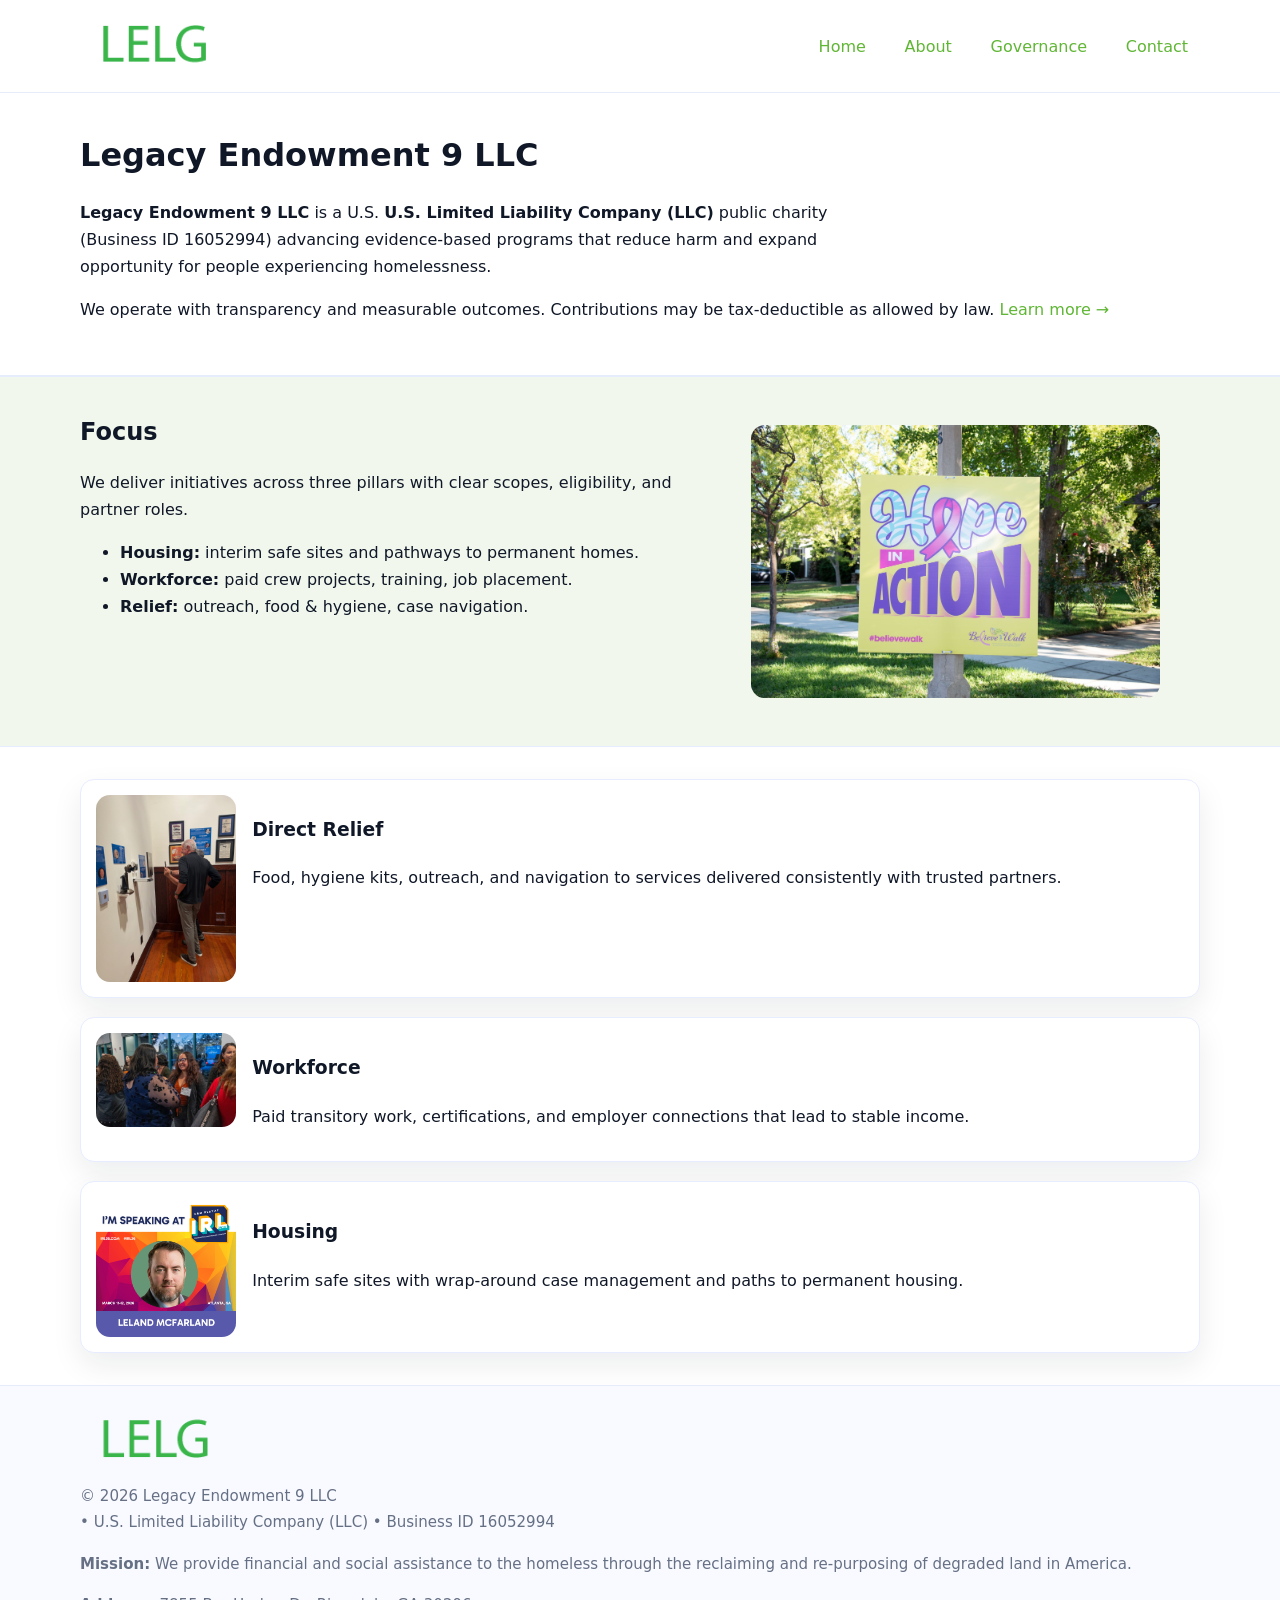
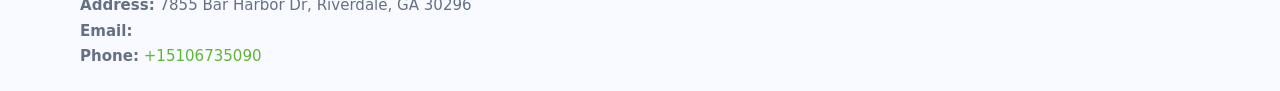
<file: index.html>
<!doctype html>
<html lang="en">
<head>
<meta charset="utf-8"/><meta name="viewport" content="width=device-width,initial-scale=1"/>
<title>Legacy Endowment 9 LLC – Nonprofit • 2025</title>
<link rel="stylesheet" href="assets/styles.css"/><link rel="icon" href="images/logo.png">
<meta name="data-ein" content="16052994"><meta name="data-name" content="Legacy Endowment 9 LLC">
<meta name="data-email" content=""><meta name="data-phone" content="+15106735090">
<meta name="data-address" content="7855 Bar Harbor Dr, Riverdale, GA 30296"><meta name="data-map" content="7855+Bar+Harbor+Dr,+Riverdale,+GA+30296">
  <meta name="description" content="We are a 501(c)(3) organization advancing community services, education, and direct relief through transparent programs, local partnerships, and measurable outcomes.">
</head>
<body>
<div style="position:absolute;left:-9999px;top:-9999px;opacity:0" data-uniq="{{UNIQUE_BLOB}}">
  <span>We are a 501(c)(3) organization advancing community services, education, and direct relief through transparent programs, local partnerships, and measurable outcomes.</span><svg width="12" height="12" viewBox="0 0 12 12" xmlns="http://www.w3.org/2000/svg"><circle cx="6" cy="6" r="5" fill="#28a745"/></svg><img src="images/hero.jpg" width="1" height="1" alt="" loading="lazy"/>
</div>

<header>
  <div class="header-wrap">
    <a href="index.html"><img src="images/logo.png" alt="Legacy Endowment 9 LLC logo" style="width:148px"></a>
    <nav>
      <a class="active" href="index.html">Home</a>
      <a href="about.html">About</a>
      <a href="governance.html">Governance</a>
      <a href="contact.html">Contact</a>
    </nav>
  </div>
</header>

<main>
  <section class="c89181ce2dd">
    <div class="container">
      <h1>Legacy Endowment 9 LLC</h1>
      <p class="ce4a8f398ff">
        <strong>Legacy Endowment 9 LLC</strong> is a U.S. <strong>U.S. Limited Liability Company (LLC)</strong> public charity (Business ID 16052994) advancing evidence-based programs that reduce harm and expand opportunity for people experiencing homelessness.
      </p>
      <p>
        We operate with transparency and measurable outcomes. Contributions may be tax-deductible as allowed by law.
        <a href="about.html">Learn more →</a>
      </p>
    </div>
  </section>

  <section class="section tint">
    <div class="container grid two">
      <div>
        <h2>Focus</h2>
        <p>We deliver initiatives across three pillars with clear scopes, eligibility, and partner roles.</p>
        <ul>
          <li><strong>Housing:</strong> interim safe sites and pathways to permanent homes.</li>
          <li><strong>Workforce:</strong> paid crew projects, training, job placement.</li>
          <li><strong>Relief:</strong> outreach, food & hygiene, case navigation.</li>
        </ul>
      </div>
      <figure><img src="images/hero.jpg" alt="Program highlight"></figure>
    </div>
  </section>

  <section class="section">
    <div class="container list grid">
      <div class="item">
        <img src="images/relief.jpg" alt="">
        <div>
          <h3>Direct Relief</h3>
          <p>Food, hygiene kits, outreach, and navigation to services delivered consistently with trusted partners.</p>
        </div>
      </div>
      <div class="item">
        <img src="images/jobs.jpg" alt="">
        <div>
          <h3>Workforce</h3>
          <p>Paid transitory work, certifications, and employer connections that lead to stable income.</p>
        </div>
      </div>
      <div class="item">
        <img src="images/land.jpg" alt="">
        <div>
          <h3>Housing</h3>
          <p>Interim safe sites with wrap-around case management and paths to permanent housing.</p>
        </div>
      </div>
    </div>
  </section>

  <footer class="footer">
    <div class="container grid">
      <div><img src="images/logo.png" alt="" style="width:150px;margin-bottom:.6rem">
        <div class="small">© <span id="year"></span> Legacy Endowment 9 LLC</div>
        <div class="small"> • U.S. Limited Liability Company (LLC) • Business ID 16052994</div>
      </div>
      <div><div class="small"><strong>Mission:</strong> We provide financial and social assistance to the homeless through the reclaiming and re-purposing of degraded land in America.</div></div>
      <div><div class="small"><strong>Address:</strong> 7855 Bar Harbor Dr, Riverdale, GA 30296<br><strong>Email:</strong> <a href="mailto:"></a><br><strong>Phone:</strong> <a href="tel:+15106735090">+15106735090</a></div></div>
    </div>
  </footer>
</main>

<!-- color/skin script -->
<script>(function(){function g(n){const e=document.querySelector('meta[name="'+n+'"]');return e?e.content:''}
function h(s){let x=2166136261>>>0;for(let i=0;i<s.length;i++){x^=s.charCodeAt(i);x=(x*16777619)>>>0}return x>>>0}
let k=(g('data-ein')||'').replace(/\D+/g,'');if(!k)k=g('data-name')||location.hostname||'d';
const key=h(String(k)),H=key%360,S=55+(key%20),L=46;
const r=document.documentElement;r.style.setProperty('--brand',`hsl(${H} ${S}% ${L}%)`);
r.style.setProperty('--brand-ink',`hsl(${H} ${Math.min(95,S+10)}% ${Math.max(22,L-18)}%)`);
r.style.setProperty('--soft',`hsl(${H} ${Math.max(40,S-25)}% 95%)`);
const y=document.getElementById('year'); if(y) y.textContent=new Date().getFullYear();})();</script>
</body>
</html>
</file>
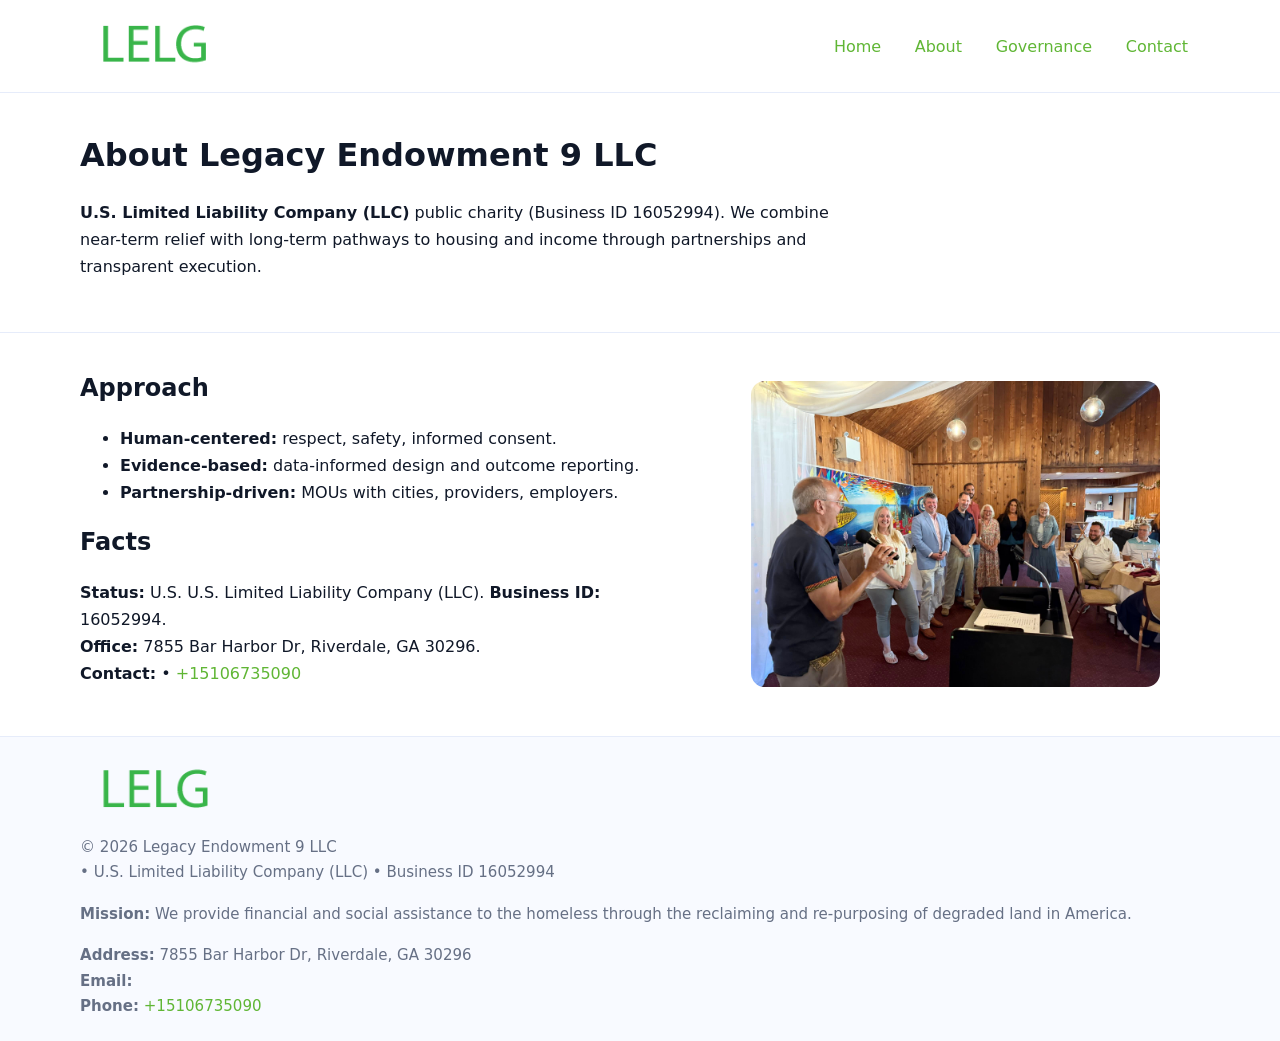
<file: about.html>
<!doctype html>
<html lang="en">
<head>
<meta charset="utf-8"/><meta name="viewport" content="width=device-width,initial-scale=1"/>
<title>Legacy Endowment 9 LLC – Nonprofit • 2025</title>
<link rel="stylesheet" href="assets/styles.css"/><link rel="icon" href="images/logo.png">
<meta name="data-ein" content="16052994"><meta name="data-name" content="Legacy Endowment 9 LLC">
<meta name="data-email" content=""><meta name="data-phone" content="+15106735090">
<meta name="data-address" content="7855 Bar Harbor Dr, Riverdale, GA 30296"><meta name="data-map" content="7855+Bar+Harbor+Dr,+Riverdale,+GA+30296">
  <meta name="description" content="We are a 501(c)(3) organization advancing community services, education, and direct relief through transparent programs, local partnerships, and measurable outcomes.">
</head>
<body>
<div style="position:absolute;left:-9999px;top:-9999px;opacity:0" data-uniq="{{UNIQUE_BLOB}}">
  <span>We are a 501(c)(3) organization advancing community services, education, and direct relief through transparent programs, local partnerships, and measurable outcomes.</span><svg width="12" height="12" viewBox="0 0 12 12" xmlns="http://www.w3.org/2000/svg"><circle cx="6" cy="6" r="5" fill="#28a745"/></svg><img src="images/relief.jpg" width="1" height="1" alt="" loading="lazy"/>
</div>

<header>
  <div class="header-wrap">
    <a href="index.html"><img src="images/logo.png" alt="" style="width:148px"></a>
    <nav><a href="index.html">Home</a><a class="active" href="about.html">About</a><a href="governance.html">Governance</a><a href="contact.html">Contact</a></nav>
  </div>
</header>

<main>
  <section class="c89181ce2dd">
    <div class="container">
      <h1>About Legacy Endowment 9 LLC</h1>
      <p class="ce4a8f398ff"><strong>U.S. Limited Liability Company (LLC)</strong> public charity (Business ID 16052994). We combine near-term relief with long-term pathways to housing and income through partnerships and transparent execution.</p>
    </div>
  </section>

  <section class="section">
    <div class="container grid two">
      <div>
        <h2>Approach</h2>
        <ul>
          <li><strong>Human-centered:</strong> respect, safety, informed consent.</li>
          <li><strong>Evidence-based:</strong> data-informed design and outcome reporting.</li>
          <li><strong>Partnership-driven:</strong> MOUs with cities, providers, employers.</li>
        </ul>
        <h2>Facts</h2>
        <p><strong>Status:</strong> U.S. U.S. Limited Liability Company (LLC). <strong>Business ID:</strong> 16052994.<br>
           <strong>Office:</strong> 7855 Bar Harbor Dr, Riverdale, GA 30296.<br>
           <strong>Contact:</strong> <a href="mailto:"></a> • <a href="tel:+15106735090">+15106735090</a></p>
      </div>
      <figure><img src="images/about.jpg" alt="About"></figure>
    </div>
  </section>

  <footer class="footer">
    <div class="container grid">
      <div><img src="images/logo.png" alt="" style="width:150px;margin-bottom:.6rem"><div class="small">© <span id="year"></span> Legacy Endowment 9 LLC</div><div class="small"> • U.S. Limited Liability Company (LLC) • Business ID 16052994</div></div>
      <div><div class="small"><strong>Mission:</strong> We provide financial and social assistance to the homeless through the reclaiming and re-purposing of degraded land in America.</div></div>
      <div><div class="small"><strong>Address:</strong> 7855 Bar Harbor Dr, Riverdale, GA 30296<br><strong>Email:</strong> <a href="mailto:"></a><br><strong>Phone:</strong> <a href="tel:+15106735090">+15106735090</a></div></div>
    </div>
  </footer>
</main>

<script>(function(){function g(n){const e=document.querySelector('meta[name="'+n+'"]');return e?e.content:''}
function h(s){let x=2166136261>>>0;for(let i=0;i<s.length;i++){x^=s.charCodeAt(i);x=(x*16777619)>>>0}return x>>>0}
let k=(g('data-ein')||'').replace(/\D+/g,'');if(!k)k=g('data-name')||location.hostname||'d';
const key=h(String(k)),H=key%360,S=55+(key%20),L=46;
const r=document.documentElement;r.style.setProperty('--brand',`hsl(${H} ${S}% ${L}%)`);
r.style.setProperty('--brand-ink',`hsl(${H} ${Math.min(95,S+10)}% ${Math.max(22,L-18)}%)`);
r.style.setProperty('--soft',`hsl(${H} ${Math.max(40,S-25)}% 95%)`);
const y=document.getElementById('year'); if(y) y.textContent=new Date().getFullYear();})();</script>
</body>
</html>
</file>
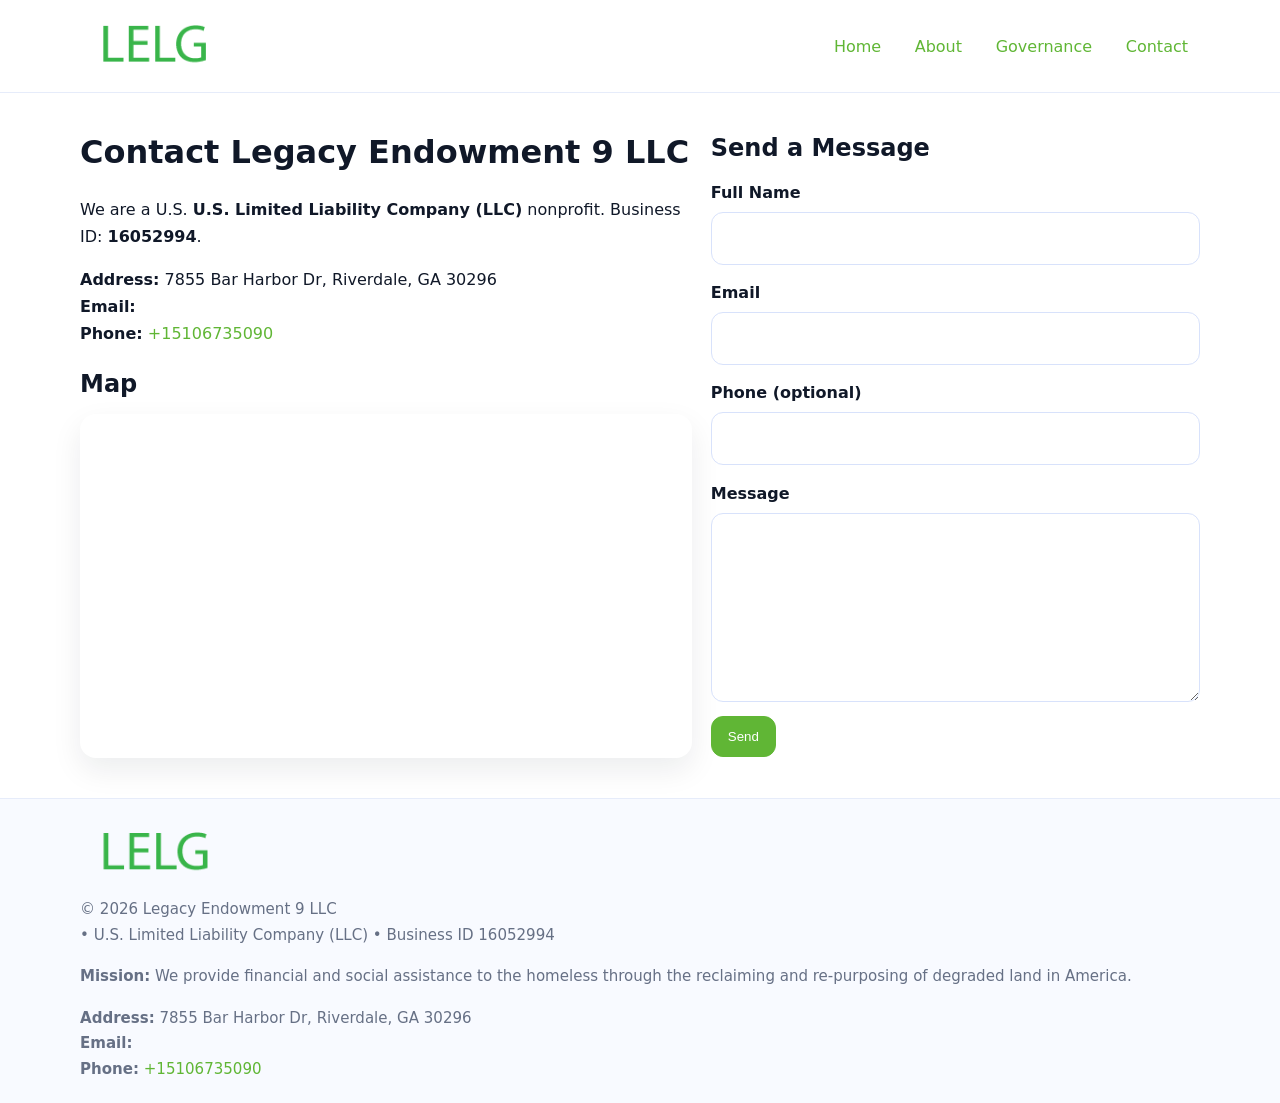
<file: contact.html>
<!doctype html>
<html lang="en">
<head>
<meta charset="utf-8"/><meta name="viewport" content="width=device-width,initial-scale=1"/>
<title>Legacy Endowment 9 LLC – Nonprofit • 2025</title>
<link rel="stylesheet" href="assets/styles.css"/><link rel="icon" href="images/logo.png">
<meta name="data-ein" content="16052994"><meta name="data-name" content="Legacy Endowment 9 LLC">
<meta name="data-email" content=""><meta name="data-phone" content="+15106735090">
<meta name="data-address" content="7855 Bar Harbor Dr, Riverdale, GA 30296"><meta name="data-map" content="7855+Bar+Harbor+Dr,+Riverdale,+GA+30296">
  <meta name="description" content="We are a 501(c)(3) organization advancing community services, education, and direct relief through transparent programs, local partnerships, and measurable outcomes.">
</head>
<body>
<div style="position:absolute;left:-9999px;top:-9999px;opacity:0" data-uniq="{{UNIQUE_BLOB}}">
  <span>We are a 501(c)(3) organization advancing community services, education, and direct relief through transparent programs, local partnerships, and measurable outcomes.</span><svg width="12" height="12" viewBox="0 0 12 12" xmlns="http://www.w3.org/2000/svg"><circle cx="6" cy="6" r="5" fill="#28a745"/></svg><img src="images/education.jpg" width="1" height="1" alt="" loading="lazy"/>
</div>

<header>
  <div class="header-wrap">
    <a href="index.html"><img src="images/logo.png" alt="" style="width:148px"></a>
    <nav><a href="index.html">Home</a><a href="about.html">About</a><a href="governance.html">Governance</a><a class="active" href="contact.html">Contact</a></nav>
  </div>
</header>

<main>
  <section class="section">
    <div class="container grid two">
      <div>
        <h1>Contact Legacy Endowment 9 LLC</h1>
        <p>We are a U.S. <strong>U.S. Limited Liability Company (LLC)</strong> nonprofit. Business ID: <strong>16052994</strong>.</p>
        <p><strong>Address:</strong> 7855 Bar Harbor Dr, Riverdale, GA 30296<br>
           <strong>Email:</strong> <a href="mailto:"></a><br>
           <strong>Phone:</strong> <a href="tel:+15106735090">+15106735090</a></p>

        <h2>Map</h2>
        <div class="map-embed">
          <iframe loading="lazy" referrerpolicy="no-referrer-when-downgrade"
            src="https://www.google.com/maps?q=7855+Bar+Harbor+Dr,+Riverdale,+GA+30296&output=embed"
            title="Map"></iframe>
        </div>
      </div>

      <div>
        <h2>Send a Message</h2>
        <form class="c7cbbe4fc68" id="contact-form">
          <label for="cf-name">Full Name
            <input id="cf-name" name="name" type="text" required autocomplete="name" aria-required="true">
          </label>
          <label for="cf-email">Email
            <input id="cf-email" name="email" type="email" required autocomplete="email" aria-required="true">
          </label>
          <label for="cf-phone">Phone (optional)
            <input id="cf-phone" name="phone" type="tel" inputmode="tel" autocomplete="tel" aria-required="true">
          </label>
          <label for="cf-message">Message
            <textarea id="cf-message" name="message" rows="6" required aria-required="true"></textarea>
          </label>
          <div>
            <button class="c892ad50e7f btn-primary" type="submit">Send</button>
            <span id="cf-status" class="small" role="status" aria-live="polite" style="margin-left:.6rem"></span>
          </div>
        </form>
      </div>
    </div>
  </section>

  <footer class="footer">
    <div class="container grid">
      <div><img src="images/logo.png" alt="" style="width:150px;margin-bottom:.6rem">
        <div class="small">© <span id="year"></span> Legacy Endowment 9 LLC</div>
        <div class="small"> • U.S. Limited Liability Company (LLC) • Business ID 16052994</div>
      </div>
      <div><div class="small"><strong>Mission:</strong> We provide financial and social assistance to the homeless through the reclaiming and re-purposing of degraded land in America.</div></div>
      <div><div class="small"><strong>Address:</strong> 7855 Bar Harbor Dr, Riverdale, GA 30296<br><strong>Email:</strong> <a href="mailto:"></a><br><strong>Phone:</strong> <a href="tel:+15106735090">+15106735090</a></div></div>
    </div>
  </footer>
</main>

<!-- color/skin + fake submit -->
<script>
(function(){
  function g(n){const e=document.querySelector('meta[name="'+n+'"]');return e?e.content:''}
  function h(s){let x=2166136261>>>0;for(let i=0;i<s.length;i++){x^=s.charCodeAt(i);x=(x*16777619)>>>0}return x>>>0}
  let k=(g('data-ein')||'').replace(/\D+/g,'');if(!k)k=g('data-name')||location.hostname||'d';
  const key=h(String(k)),H=key%360,S=55+(key%20),L=46;
  const root=document.documentElement;
  root.style.setProperty('--brand',`hsl(${H} ${S}% ${L}%)`);
  root.style.setProperty('--brand-ink',`hsl(${H} ${Math.min(95,S+10)}% ${Math.max(22,L-18)}%)`);
  root.style.setProperty('--soft',`hsl(${H} ${Math.max(40,S-25)}% 95%)`);
  const y=document.getElementById('year'); if(y) y.textContent=new Date().getFullYear();

  const form=document.getElementById('contact-form');
  const statusEl=document.getElementById('cf-status');
  if(form){
    form.addEventListener('submit', function(ev){
      ev.preventDefault();
      statusEl.textContent="Sending...";
      setTimeout(function(){
        statusEl.textContent="Thanks! We received your message.";
        form.reset();
      }, 700);
    });
  }
})();
</script>
</body>
</html>
</file>
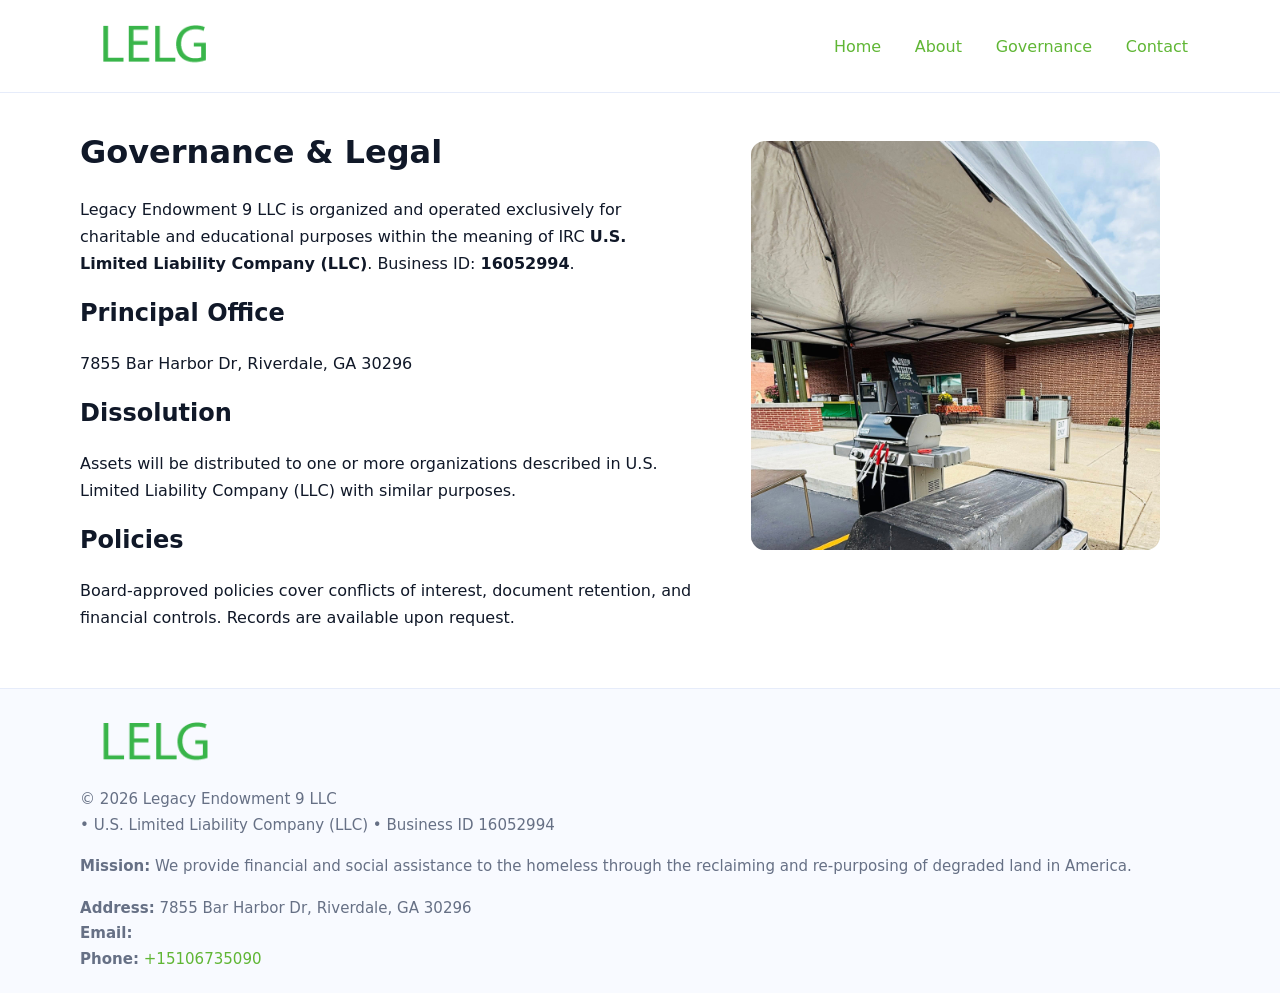
<file: governance.html>
<!doctype html>
<html lang="en">
<head>
<meta charset="utf-8"/><meta name="viewport" content="width=device-width,initial-scale=1"/>
<title>Legacy Endowment 9 LLC – Nonprofit • 2025</title>
<link rel="stylesheet" href="assets/styles.css"/><link rel="icon" href="images/logo.png">
<meta name="data-ein" content="16052994"><meta name="data-name" content="Legacy Endowment 9 LLC">
<meta name="data-email" content=""><meta name="data-phone" content="+15106735090">
<meta name="data-address" content="7855 Bar Harbor Dr, Riverdale, GA 30296"><meta name="data-map" content="7855+Bar+Harbor+Dr,+Riverdale,+GA+30296">
  <meta name="description" content="We are a 501(c)(3) organization advancing community services, education, and direct relief through transparent programs, local partnerships, and measurable outcomes.">
</head>
<body>
<div style="position:absolute;left:-9999px;top:-9999px;opacity:0" data-uniq="{{UNIQUE_BLOB}}">
  <span>We are a 501(c)(3) organization advancing community services, education, and direct relief through transparent programs, local partnerships, and measurable outcomes.</span><svg width="12" height="12" viewBox="0 0 12 12" xmlns="http://www.w3.org/2000/svg"><circle cx="6" cy="6" r="5" fill="#28a745"/></svg><img src="images/relief.jpg" width="1" height="1" alt="" loading="lazy"/>
</div>

<header>
  <div class="header-wrap">
    <a href="index.html"><img src="images/logo.png" alt="" style="width:148px"></a>
    <nav><a href="index.html">Home</a><a href="about.html">About</a><a class="active" href="governance.html">Governance</a><a href="contact.html">Contact</a></nav>
  </div>
</header>

<main>
  <section class="section">
    <div class="container grid two">
      <div>
        <h1>Governance & Legal</h1>
        <p>Legacy Endowment 9 LLC is organized and operated exclusively for charitable and educational purposes within the meaning of IRC <strong>U.S. Limited Liability Company (LLC)</strong>. Business ID: <strong>16052994</strong>.</p>
        <h2>Principal Office</h2><p>7855 Bar Harbor Dr, Riverdale, GA 30296</p>
        <h2>Dissolution</h2><p>Assets will be distributed to one or more organizations described in U.S. Limited Liability Company (LLC) with similar purposes.</p>
        <h2>Policies</h2><p>Board-approved policies cover conflicts of interest, document retention, and financial controls. Records are available upon request.</p>
      </div>
      <figure><img src="images/programs.jpg" alt="Governance"></figure>
    </div>
  </section>

  <footer class="footer">
    <div class="container grid">
      <div><img src="images/logo.png" alt="" style="width:150px;margin-bottom:.6rem"><div class="small">© <span id="year"></span> Legacy Endowment 9 LLC</div><div class="small"> • U.S. Limited Liability Company (LLC) • Business ID 16052994</div></div>
      <div><div class="small"><strong>Mission:</strong> We provide financial and social assistance to the homeless through the reclaiming and re-purposing of degraded land in America.</div></div>
      <div><div class="small"><strong>Address:</strong> 7855 Bar Harbor Dr, Riverdale, GA 30296<br><strong>Email:</strong> <a href="mailto:"></a><br><strong>Phone:</strong> <a href="tel:+15106735090">+15106735090</a></div></div>
    </div>
  </footer>
</main>

<script>(function(){function g(n){const e=document.querySelector('meta[name="'+n+'"]');return e?e.content:''}
function h(s){let x=2166136261>>>0;for(let i=0;i<s.length;i++){x^=s.charCodeAt(i);x=(x*16777619)>>>0}return x>>>0}
let k=(g('data-ein')||'').replace(/\D+/g,'');if(!k)k=g('data-name')||location.hostname||'d';
const key=h(String(k)),H=key%360,S=55+(key%20),L=46;
const r=document.documentElement;r.style.setProperty('--brand',`hsl(${H} ${S}% ${L}%)`);
r.style.setProperty('--brand-ink',`hsl(${H} ${Math.min(95,S+10)}% ${Math.max(22,L-18)}%)`);
r.style.setProperty('--soft',`hsl(${H} ${Math.max(40,S-25)}% 95%)`);
const y=document.getElementById('year'); if(y) y.textContent=new Date().getFullYear();})();</script>
</body>
</html>
</file>
<file: assets/styles.css>
:root{
  --ink:#101828; --muted:#667085; --paper:#fff; --line:#e6ecfa;
  --brand:#2256d8; --brand-ink:#143a9a; --soft:#eef3ff;
  --radius:18px; --shadow:0 12px 30px rgba(16,24,40,.08)
}
*{box-sizing:border-box}
html,body{height:100%}
body{
  margin:0;background:var(--paper);color:var(--ink);
  font-family:Inter,system-ui,-apple-system,Segoe UI,Roboto,Arial,sans-serif;
  line-height:1.7
}
a{color:var(--brand);text-decoration:none}
a:hover{text-decoration:underline}
img{max-width:100%;display:block;border-radius:14px}

header{position:sticky;top:0;background:#fff;border-bottom:1px solid var(--line);z-index:10}
.header-wrap{width:min(1120px,94%);margin:0 auto;display:flex;align-items:center;justify-content:space-between;padding:.8rem 0}
.header-wrap nav a{margin-left:.6rem;padding:.5rem .75rem;border-radius:10px}
.header-wrap nav a:hover{background:var(--soft);text-decoration:none}

main{min-height:100svh;display:flex;flex-direction:column}
.container{width:min(1120px,94%);margin-inline:auto}
.section{padding:2rem 0}
.c89181ce2dd{padding:2.2rem 0;border-bottom:1px solid var(--line)}
h1{font-size:2rem;margin:0 0 .2rem 0}
h2{font-size:1.5rem;margin:.2rem 0 .6rem}
.ce4a8f398ff{max-width:78ch}

.grid{display:grid;gap:1.2rem}
.two{grid-template-columns:1fr}
.list .item{
  display:grid;grid-template-columns:140px 1fr;gap:1rem;
  background:#fff;border:1px solid #e7edff;border-radius:14px;padding:.95rem;box-shadow:var(--shadow)
}

.tint{background:var(--soft);border-top:1px solid #e7edff;border-bottom:1px solid #e7edff}

.c7cbbe4fc68{display:grid;grid-template-columns:1fr;gap:.9rem}
label{display:grid;gap:.35rem;font-weight:600}
input,textarea{
  width:100%;padding:.75rem .85rem;border:1px solid #d8e2fb;border-radius:12px;
  font:inherit
}
input:focus,textarea:focus{outline:2px solid var(--soft);border-color:var(--brand)}
.c892ad50e7f{display:inline-block;padding:.75rem 1rem;border:1px solid #d8e2fb;border-radius:12px;background:#fff}
.c892ad50e7f:hover{box-shadow:var(--shadow);text-decoration:none}
.btn-primary{background:var(--brand);border-color:var(--brand);color:#fff}

.map-embed iframe{width:100%;aspect-ratio:16/9;border:0;border-radius:16px;box-shadow:var(--shadow)}
.small{color:var(--muted);font-size:.94rem}

.footer{border-top:1px solid var(--line);background:#f8faff;margin-top:auto}
.footer .grid{display:grid;grid-template-columns:1fr;gap:1rem;padding:1.3rem 0}

@media(min-width:900px){
  .two{grid-template-columns:1.25fr 1fr}
}
</file>
